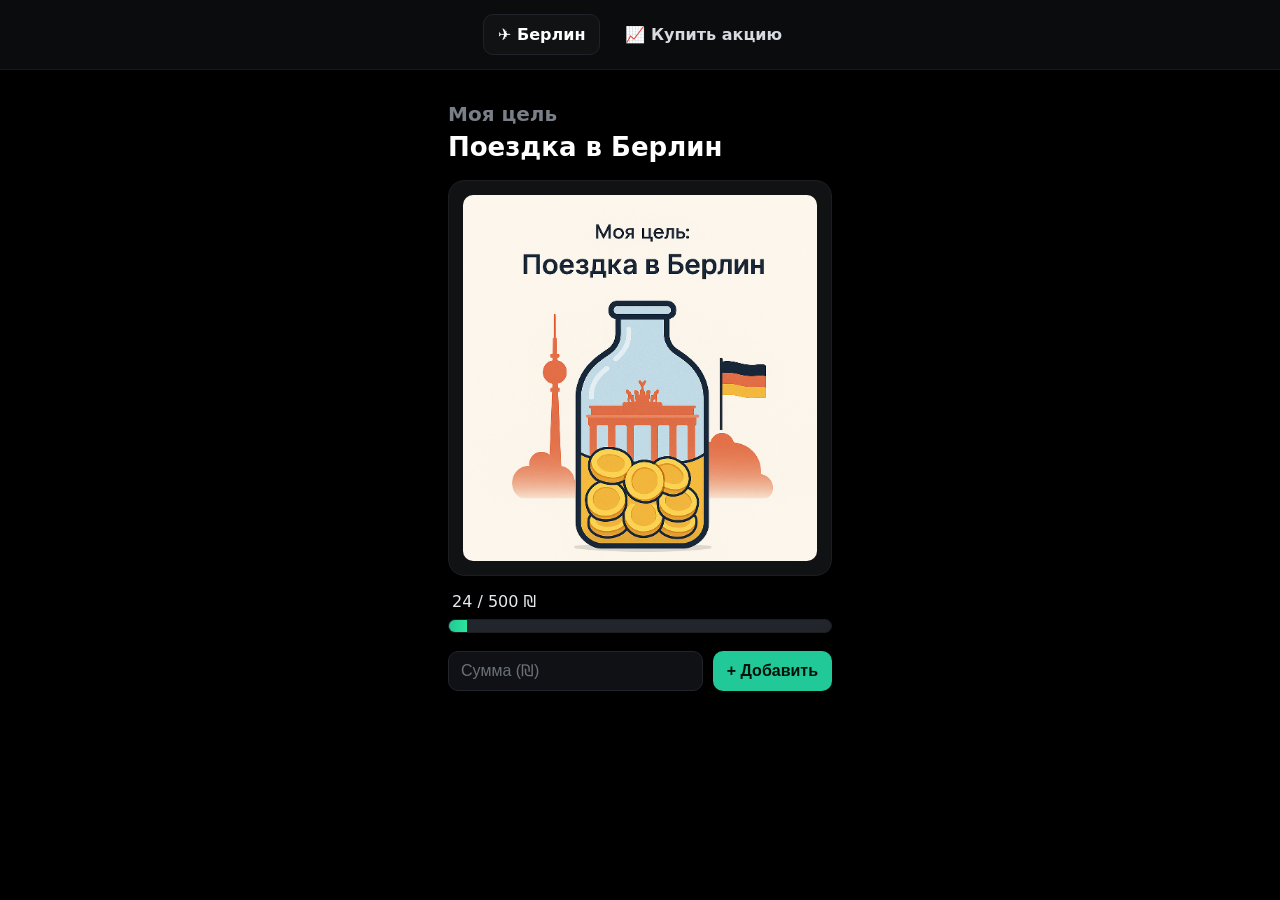
<file: index.html>
<!DOCTYPE html>
<html lang="ru">
<head>
  <meta charset="UTF-8" />
  <meta name="viewport" content="width=device-width, initial-scale=1" />
  <title>BottleFund</title>

  <link rel="stylesheet" href="style.css?v=4" />
  <link rel="manifest" href="manifest.json?v=4" />
  <link rel="icon" type="image/png" href="icon.png" />
  <meta name="theme-color" content="#000000" />

  <script>
    if ("serviceWorker" in navigator) {
      window.addEventListener("load", () => {
        navigator.serviceWorker.register("./service-worker.js?v=4");
      });
    }
  </script>
</head>
<body>
  <nav class="top-nav">
    <a href="index.html" class="nav-link active">✈️ Берлин</a>
    <a href="stock.html" class="nav-link">📈 Купить акцию</a>
  </nav>

  <main class="container">
    <h1>Моя цель</h1>
    <h2>Поездка в Берлин</h2>

    <div class="bottle-wrap">
      <img src="berlin.png" alt="Berlin bottle" class="bottle-img" />
    </div>

    <div class="progress-readout">
      <span id="progressText">0 / 500 ₪</span>
    </div>
    <div class="progress-outer" aria-label="Прогресс к цели">
      <div id="progressFill" class="progress-fill"></div>
    </div>

    <div class="controls">
      <input id="amount" type="number" inputmode="numeric" min="1" placeholder="Сумма (₪)" />
      <button id="addBtn" type="button">+ Добавить</button>
    </div>
  </main>

  <script src="script.js?v=4" defer></script>
</body>
</html>
</file>
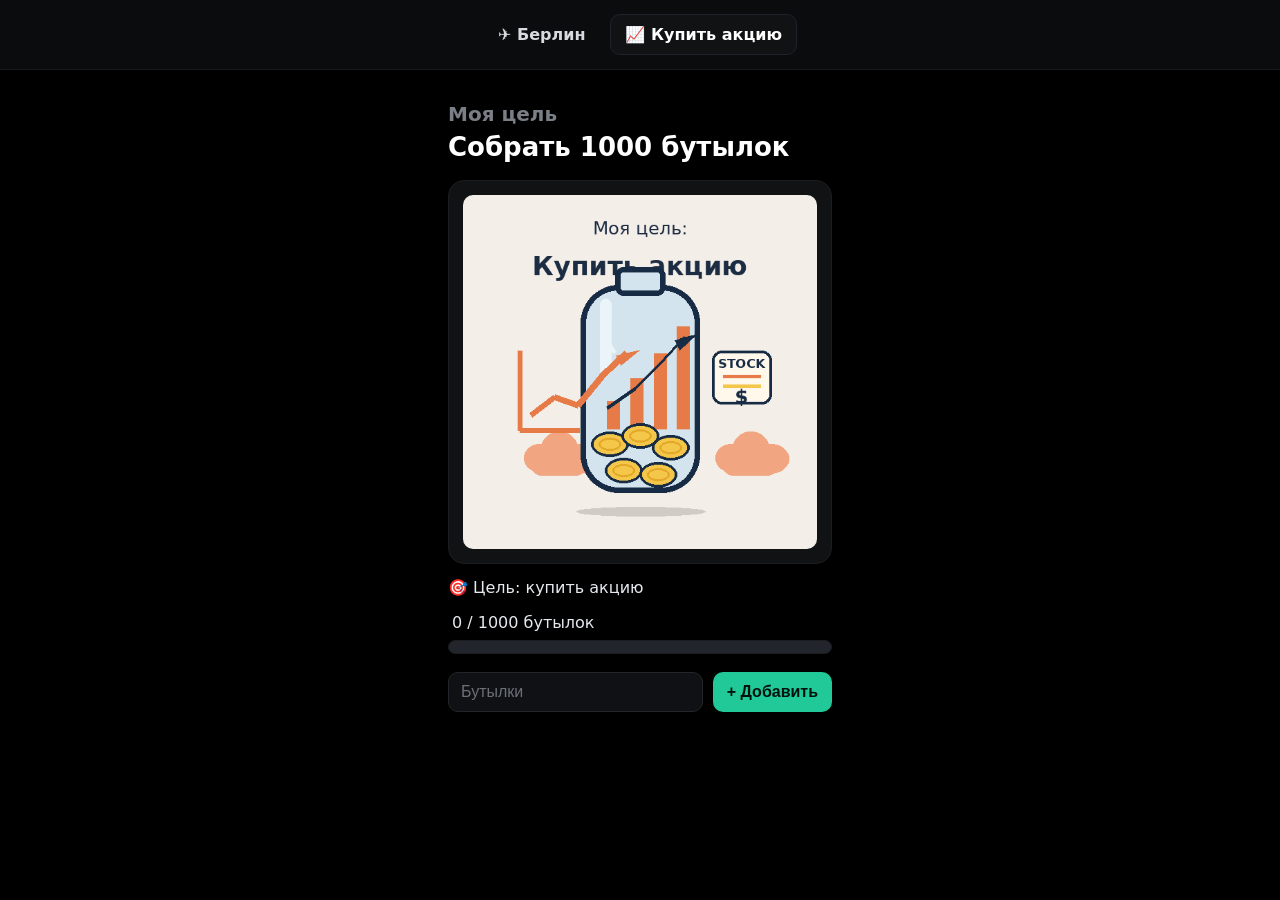
<file: stock.html>
<!DOCTYPE html>
<html lang="ru">
<head>
  <meta charset="UTF-8" />
  <meta name="viewport" content="width=device-width, initial-scale=1" />
  <title>BottleFund — Купить акцию</title>

  <link rel="stylesheet" href="style.css?v=4" />
  <link rel="manifest" href="manifest.json?v=4" />
  <link rel="icon" type="image/png" href="icon.png" />
  <meta name="theme-color" content="#000000" />

  <script>
    if ("serviceWorker" in navigator) {
      window.addEventListener("load", () => {
        navigator.serviceWorker.register("./service-worker.js?v=4");
      });
    }
  </script>
</head>
<body>
  <nav class="top-nav">
    <a href="index.html" class="nav-link">✈️ Берлин</a>
    <a href="stock.html" class="nav-link active">📈 Купить акцию</a>
  </nav>

  <main class="container">
    <h1>Моя цель</h1>
    <h2>Собрать 1000 бутылок</h2>

    <div class="bottle-wrap">
      <img src="stock.png" alt="Купить акцию" class="bottle-img" />
    </div>

    <div class="goal-note">🎯 Цель: купить акцию</div>

    <div class="progress-readout">
      <span id="progressText">0 / 1000 бутылок</span>
    </div>
    <div class="progress-outer" aria-label="Прогресс к цели">
      <div id="progressFill" class="progress-fill"></div>
    </div>

    <div class="controls">
      <input id="amount" type="number" inputmode="numeric" min="1" placeholder="Бутылки" />
      <button id="addBtn" type="button">+ Добавить</button>
    </div>
  </main>

  <script src="script.js?v=4" defer></script>
</body>
</html>
</file>
<file: style.css>
:root {
  --bg: #000000;
  --panel: #111214;
  --text: #ffffff;
  --muted: #7a7f87;
  --accent: #20c997;
  --accent-2: #2ee59d;
}

* { box-sizing: border-box; }

html, body { height: 100%; }

body {
  margin: 0;
  background: var(--bg);
  color: var(--text);
  font-family: system-ui, -apple-system, Segoe UI, Roboto, Arial, sans-serif;
  -webkit-font-smoothing: antialiased;
  -moz-osx-font-smoothing: grayscale;
}

.top-nav {
  width: 100%;
  display: flex;
  justify-content: center;
  gap: 10px;
  padding: 14px 12px;
  border-bottom: 1px solid #15181c;
  background: #0b0c0e;
  position: sticky;
  top: 0;
  z-index: 20;
}

.nav-link {
  color: #d7dbe0;
  text-decoration: none;
  padding: 10px 14px;
  border-radius: 10px;
  border: 1px solid transparent;
  font-weight: 600;
}

.nav-link:hover { background: #111214; }

.nav-link.active {
  color: #ffffff;
  border-color: #1f2329;
  background: #111214;
}

.container {
  max-width: 420px;
  margin: 0 auto;
  padding: 24px 18px 40px;
}

h1 {
  margin: 0 0 6px;
  font-size: 20px;
  font-weight: 600;
  color: var(--muted);
}

h2 {
  margin: 0 0 18px;
  font-size: 26px;
  font-weight: 700;
}

.goal-note {
  margin: 14px 0 0;
  color: #e6e9ee;
  font-size: 16px;
}

.bottle-wrap {
  width: 100%;
  background: var(--panel);
  border: 1px solid #1b1d21;
  border-radius: 16px;
  padding: 14px;
  display: flex;
  align-items: center;
  justify-content: center;
}

.bottle-img {
  width: 100%;
  max-width: 320px;
  height: auto;
  display: block;
  border-radius: 10px;
}

.stock-img {
  max-width: 220px;
}

.progress-readout {
  margin: 16px 4px 8px;
  font-size: 16px;
  color: #e6e9ee;
}

.progress-outer {
  width: 100%;
  height: 14px;
  background: #22252b;
  border: 1px solid #1b1d21;
  border-radius: 999px;
  overflow: hidden;
}

.progress-fill {
  height: 100%;
  width: 0%;
  background: linear-gradient(90deg, var(--accent), var(--accent-2));
  transition: width 220ms ease;
}

.controls {
  display: flex;
  gap: 10px;
  margin-top: 18px;
}

#amount {
  flex: 1;
  background: #0f1114;
  color: var(--text);
  border: 1px solid #22252b;
  border-radius: 10px;
  padding: 10px 12px;
  font-size: 16px;
  outline: none;
}

#amount::placeholder { color: #6b7078; }

#addBtn {
  background: var(--accent);
  color: #00120c;
  border: none;
  border-radius: 10px;
  padding: 10px 14px;
  font-weight: 700;
  font-size: 16px;
  cursor: pointer;
  transition: transform 80ms ease, filter 160ms ease;
}

#addBtn:active { transform: translateY(1px); }
#addBtn:hover { filter: brightness(1.05); }

@media (min-width: 480px) {
  .container { padding-top: 32px; }
  .bottle-img { max-width: 360px; }
}
</file>
